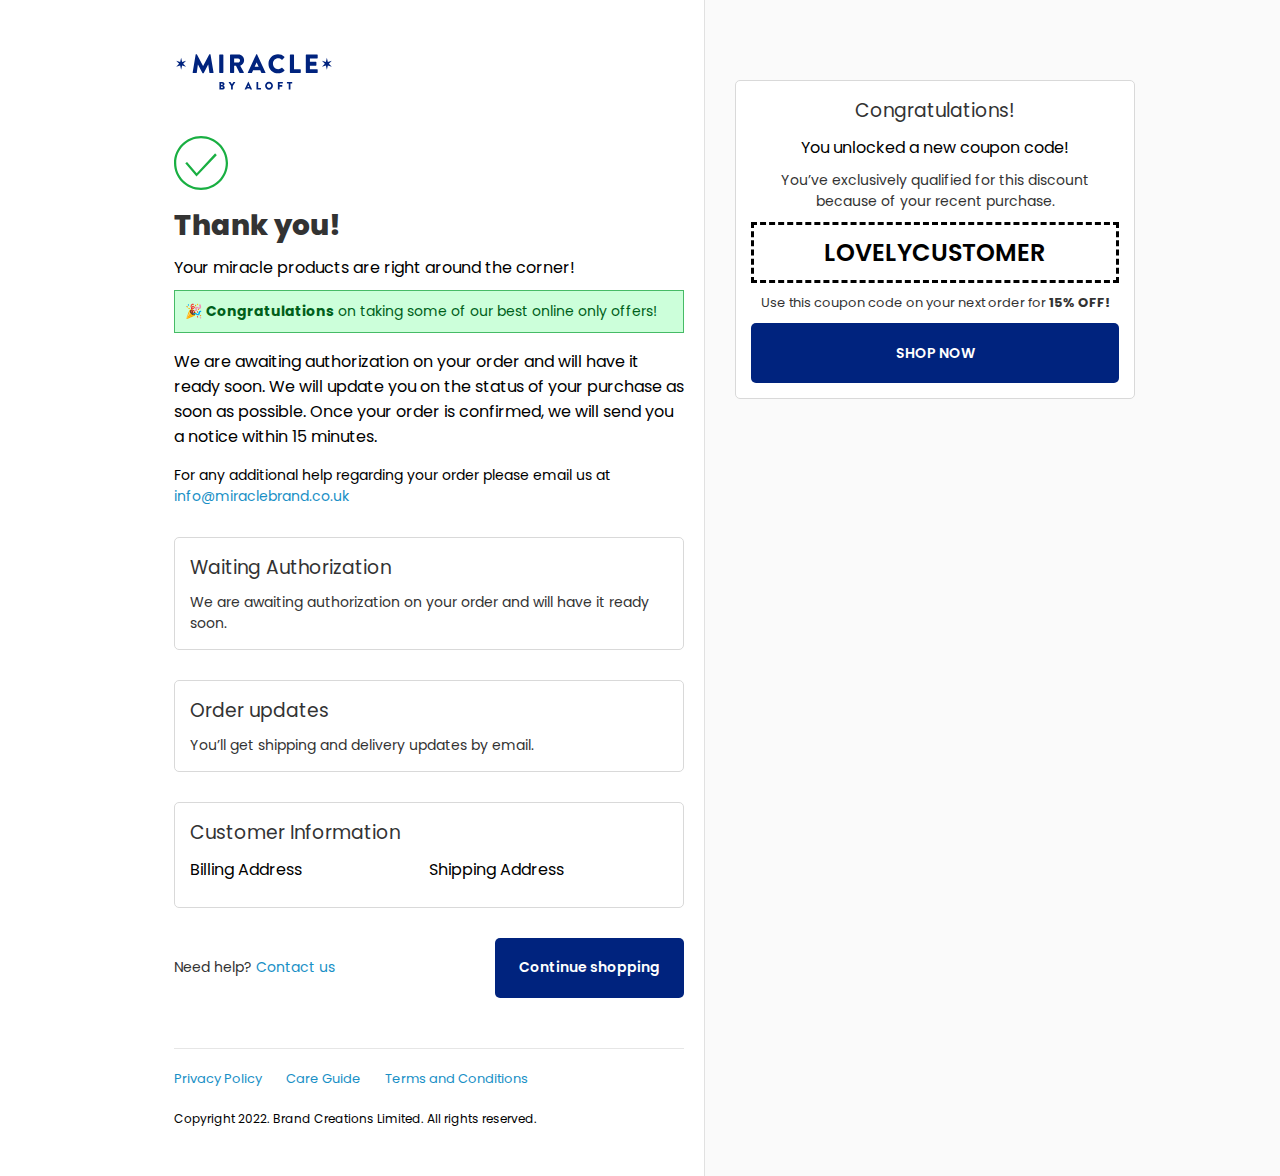
<file: receipt/index.html>
<!DOCTYPE html>
<html>

<head>
	<meta charset="utf-8">
	<title>Thank You | Miracle Brand</title>
	<meta content="Thank You | Miracle Brand" property="og:title">
	<meta content="width=device-width, initial-scale=1" name="viewport">

	<script src="https://cdnjs.cloudflare.com/ajax/libs/jquery/3.0.0/jquery.min.js"></script>

	<script type="text/javascript" src="js/receipt1.js"></script>

	<!-----  START -->

	<script src="https://code.jquery.com/jquery-3.4.1.slim.min.js"
		integrity="sha256-pasqAKBDmFT4eHoN2ndd6lN370kFiGUFyTiUHWhU7k8=" crossorigin="anonymous"></script>

	<!-- SYSTEM CODE -->
	<script type="text/javascript" src="https://cdn.miracleuk.rtccart.io/js/cart_loader.js"></script>
	<meta content="api.miracleuk.rtccart.io" name="checkout-api-endpoint">
	<meta content="width=device-width, initial-scale=1.0" name="viewport">


	<link href="../favicon.png" rel="shortcut icon" type="image/x-icon">
	<link href="../webclip.png" rel="apple-touch-icon">

	<link rel="stylesheet" type="text/css" href="css/receipt1.css">

	<link
		href="https://fonts.googleapis.com/css2?family=Poppins:ital,wght@0,100;0,200;0,300;0,400;0,500;0,600;0,700;0,800;0,900;1,100;1,200;1,300;1,400;1,500;1,600;1,700;1,800;1,900&display=swap"
		rel="stylesheet">



</head>

<body>


	<div class="main">
		<div class="left">
			<div class="wrapper">
				<div class="header">
					<div class="row">
						<div class="column">
							<div class="site-logo"><img src="../logo.svg"></div>
						</div>
						<div class="column">
							<div class="site-usa"></div><!--img src="./assets/made-in-usa.svg"-->
						</div>
					</div>
				</div>

				<div class="mobile-cart-toggle mobile">
					<div class="summry-toggle-mob">
						<div class="container" id="summry-toggle-mob">
							<p class="summry-toggle"><svg width="20" height="19" xmlns="http://www.w3.org/2000/svg"
									class="order-summary-toggle__icon">
									<path
										d="M17.178 13.088H5.453c-.454 0-.91-.364-.91-.818L3.727 1.818H0V0h4.544c.455 0 .91.364.91.818l.09 1.272h13.45c.274 0 .547.09.73.364.18.182.27.454.18.727l-1.817 9.18c-.09.455-.455.728-.91.728zM6.27 11.27h10.09l1.454-7.362H5.634l.637 7.362zm.092 7.715c1.004 0 1.818-.813 1.818-1.817s-.814-1.818-1.818-1.818-1.818.814-1.818 1.818.814 1.817 1.818 1.817zm9.18 0c1.004 0 1.817-.813 1.817-1.817s-.814-1.818-1.818-1.818-1.818.814-1.818 1.818.814 1.817 1.818 1.817z">
									</path>
								</svg>
								<span class="sm-txt"> Review order summary <svg width="11" height="6"
										xmlns="http://www.w3.org/2000/svg" class="order-summary-toggle__dropdown"
										fill="#000">
										<path
											d="M.504 1.813l4.358 3.845.496.438.496-.438 4.642-4.096L9.504.438 4.862 4.534h.992L1.496.69.504 1.812z">
										</path>
									</svg></span>
								<span class="sm-txt" style="display:none"> Hide order summary <svg width="11" height="7"
										xmlns="http://www.w3.org/2000/svg" class="order-summary-toggle__dropdown"
										fill="#000">
										<path
											d="M6.138.876L5.642.438l-.496.438L.504 4.972l.992 1.124L6.138 2l-.496.436 3.862 3.408.992-1.122L6.138.876z">
										</path>
									</svg></span>
							</p>
							<p class="togle-price"><span class="checkout-subtotal-value">0.00</span></p>
						</div>
					</div>
					<div id="toggle-mob-cart" class="closed">
						<div style="width:100%; padding:30px 0;">
							<h4 class="chk-head">Order Summary</h4>
							<div class="checkout-cart-display"></div>
						</div>
					</div>
				</div>

				<div class="content">
					<div class="order-header">
						<img src="assets/receipt-check.svg" class="checkmark">




						<h3 class="order-name">
							Thank you!
						</h3>

						<h4>
							Your miracle products are right around the corner!

						</h4>

						<div class="congratulations">
							🎉 <strong>Congratulations</strong> on taking some of our best online only offers!
						</div>



						<p>
							We are awaiting authorization on your order and will have it ready soon. We will update you
							on the status of your purchase as soon as possible. Once your order is confirmed, we will
							send you a notice within 15 minutes.
						</p>


						<p style="font-size:14px">
							For any additional help regarding your order please email us at <a
								href="mailto:info@miraclebrand.co.uk">info@miraclebrand.co.uk</a>

						</p>

					</div>
					<div class="order-section border">
						<!--
						<div class="order-section_row row-insurance">
							<img src="images/insured_small.png" class="insurance-car">
							<span class="insurance-quantity">1</span>
							<span class="insurance-text">Shipping Insurance</span>
						</div>
						-->
						<div class="order-section_row">
							<h3>Waiting Authorization</h3>
							<p>We are awaiting authorization on your order and will have it ready soon.</p>
						</div>
					</div>
					<div class="order-section border">
						<div class="order-section_row">
							<h3>Order updates</h3>
							<p>You’ll get shipping and delivery updates by email.</p>
						</div>
					</div>
					<div class="order-section border">
						<div class="order-section_row">
							<h3>Customer Information</h3>

							<div class="row">
								<div class="column-address">
									<h4>Billing Address</h5>
										<div class="checkout-billing-address"></div>

								</div>
								<div class="column-address">
									<h4>Shipping Address</h5>
										<div class="checkout-shipping-address"></div>

								</div>
							</div>


						</div>
					</div>
					<div class="order-section order-section-footer_info">
						<p class="order-section_contactus">
							Need help? <a href="mailto:info@miraclebrand.co.uk">Contact us</a>
						</p>
						<p class="order-section_continueshopping">
							<a href="https://miraclebrand.co" class="btn btn-continueshopping">Continue shopping</a>
						</p>
					</div>
				</div>
				<div class="footer">
					<ul class="policy-list">
						<li class="policy-list__item ">
							<a href="https://miraclebrand.co.uk/pages/privacy-policy" target="_blank">Privacy Policy</a>
						</li>
						<li class="policy-list__item ">
							<a href="https://www.miraclebrand.co.uk/pages/care-guide" target="_blank">Care Guide</a>
						</li>
						<li class="policy-list__item ">
							<a href="https://miraclebrand.co.uk/pages/terms-and-conditions" target="_blank">Terms and
								Conditions</a>
						</li>
					</ul>
					<p style="font-size:12px">
						Copyright 2022. Brand Creations Limited. All rights reserved.
					</p>
				</div>
			</div>
		</div>
		<div class="right desktop">
			<div class="wrapper">
				<div class="checkout-cart-display"></div>



				<div class="order-section border center coupon">
					<div class="order-section_row">
						<h3>Congratulations!</h3>
						<h4>You unlocked a new coupon code!</h4>
						<p style="margin:10px 0px">
							You’ve exclusively qualified for this discount because of your recent purchase.
						</p>
						<div class="coupon-field">
							LOVELYCUSTOMER
						</div>
						<p style="margin:10px 0px;font-size:13px">
							Use this coupon code on your next order for <strong>15% OFF!</strong>
						</p>

						<a href="../index.html" class="btn coupon">SHOP NOW</a>


					</div>
				</div>


			</div>
		</div>

	</div>
</body>

</html>
</file>
<file: receipt/css/receipt1.css>
body {
	margin: 0;	
    font-family: -apple-system, BlinkMacSystemFont, "Segoe UI", Roboto, Helvetica, Arial, sans-serif, "Apple Color Emoji", "Segoe UI Emoji", "Segoe UI Symbol", sans-serif;
    font-family: Poppins!important;
}

body * {
	box-sizing: border-box;
}

a {
    text-decoration: none;
    color: #1990c6;
    font-size: 14px;
}


h4 {
    font-weight: 400;
    margin:0px;
}

.btn {
    padding: 1.4em 1.7em;
    text-decoration: none;
    background: #00237e;
    border-radius: 5px;
    color: #FFF;
    font-weight: 600;
    display: inline-block;
}

.main {
    min-height: 100vh;
    display: flex;
}

.main .left {
	width: 55%;
}

.main .left .content {
    padding-bottom: 50px;
}

.main .left .wrapper {
    width: 100%;
    float: right;
    padding: 50px 20px 20px 20px;
    max-width: 550px;
}

.main .left .header .site-logo img {
	width: 160px;
}

.main .left .order-header {
	padding-top: 30px;
}

.main .left .order-header .order-number {
	color: #545454;
	font-size: 14px;
}

.main .left .order-header .order-name {
    color: #333;
    font-size: 28px;
    font-weight: 800;
    margin: 8px 0;
}

.main .left .order-header .checkmark {
	position: relative;
    width: 54px;
    margin-left: 0px;
    margin-top: 5px;
}

.order-section {
	margin-top: 30px;
}

.order-section .order-section_row {
	padding: 15px;
}

.order-section .order-section_row:not(:first-child) {
    border-top: solid 1px #d9d9d9;
}

.order-section .order-section_row h3 {
    color: #333;
    font-weight: 400;
    margin: 0;
    margin-bottom: 10px;
}

.order-section p {
    margin: 0;
    color: #333;
    font-size: 14px;
}

.order-section .order-section_contactus a {
    text-decoration: none;
    color: #1990c6;
    font-size: 14px;
}

.order-section.order-section-footer_info {
    display: table;
    width: 100%;
}

.order-section.order-section-footer_info .order-section_contactus {
    display: table-cell;
    vertical-align: middle;
    text-align: left;
}

.order-section.order-section-footer_info .order-section_continueshopping {
    display: table-cell;
    text-align: right;
    vertical-align: middle;
}

.row-insurance .insurance-car {
	border: solid 1px #d9d9d9;
    border-radius: 5px;
    width: 40px;
    float: left;
}

.row-insurance .insurance-quantity {
    background: rgba(114,114,114,0.9);
    color: #FFF;
    width: 20px;
    height: 20px;
    position: absolute;
    display: inline-block;
    text-align: center;
    line-height: 20px;
    border-radius: 50%;
    font-size: 13px;
    margin-left: -10px;
    margin-top: -10px;
}

.row-insurance .insurance-text {
    line-height: 40px;
    margin-left: 20px;
    font-size: 14px;
    font-weight: 500;
}

.border {
	border: solid 1px #d9d9d9;
    border-radius: 5px;
}

.main .left .footer {
    padding: 1em 0;
    border-top: 1px solid #e6e6e6;
}

.main .left .footer ul.policy-list {
    padding: 0;
    list-style: none;
    display: flex;
    margin: 0;
}

.main .left .footer ul.policy-list li.policy-list__item {
    margin-right: 1.5em;
    margin-bottom: 0.5em;
}

.main .left .footer ul.policy-list li.policy-list__item a {
    font-size: 13px;
}

.main .right {
	width: 45%;
	background: #fafafa;
	border-left: solid 1px #e1e1e1;
}

.main .right .wrapper {
    padding: 50px 20px 20px 30px;
    max-width: 450px;
    width: 100%;
}

#toggle-mob-cart {
    display: none;
}

.mobile-cart-toggle {
    display: inline-block;
    width: 100%;
    padding: 15px;
    background: #fafafa;
    border: 1px solid #e6e6e6;
    margin-top: 20px;
}

.mobile-cart-toggle .summry-toggle {
    float: left;
    margin: 0;
    width: calc(100% - 70px);
}

.summry-toggle-mob {
    display: inline-block;
    width: 100%;
}

.mobile-cart-toggle .togle-price {
    float: right;
    margin: 0;
    width: 70px;
    text-align: right;
}

.mobile-cart-toggle .togle-price .checkout-subtotal-value:before {
    /*content: "$";*/
}

.mobile-cart-toggle .chk-head {
    margin: 0 0 20px 0;
}

@media screen and (min-width: 993px) {
    .mobile {
        display: none !important
    }
}

@media screen and (max-width: 992px) {
    .desktop {
        display: none !important;
    }

    .main {
        display: block;
    }

    .main .left {
        width: 100%;
    }

    .main .left .wrapper {
        float: none;
        padding: 20px 3vw;
    }

    .main .left .order-header {
        padding-left: 0px;
    }
}

p.covid-notice {
    background-color: #ccffda;
    padding: 10px;
    border: 1px solid #46bb66;
    color: #005f1a;
}


.congratulations {
    background-color: #ccffda;
    padding: 10px;
    border: 1px solid #46bb66;
    color: #005f1a;
    margin-top: 10px;
    font-size: 14px;
}

button.checkout-coupon-button {
    display: none!important;
}

.row {
    display: flex;
  }
  
  .column {
    flex: 50%;
  }

  .column-address {
    flex: 50%;
  }

  .main .left .header .site-usa img {
    width: 80px;
}

.site-usa {
    float: right;
}


@media screen and (max-width: 600px) {

    .column-address {
        width: 100%!important;
      }


    img.checkmark {
        position: relative!important;
        margin: 0px!important;
    }

    .main .left .order-header {
        padding-left:0px;
    }

}

.mobile-cart-toggle {
    cursor: pointer;
}


tr.discount-line {
    text-align: left;
    color: #27925e;
    font-weight: 600;
}


  tr.product-line {
    text-align: left!important;
}

tr.subtotal-line {
    text-align: left;
    border: 0;
}

tr.shipping-line {
    text-align: left;
    border: 0;
}

tr.tax-line {
    text-align: left;
    border: 0;
}


tr.total-line {
    text-align: left;
    font-weight: 600;
}

p.notice-shipping {
    border: 1px solid #9ad1ef;
    border-radius: 3px;
    padding: 15px;
    margin-bottom: 20px;
    display: flex;
    align-items: center;
    width: 100%;
    background: #e4f3fb;
    margin-top: 20px;
    font-size: 13px;
}


.checkout-cart-display {
    font-size: 14px;
}

.checkout-billing-address {
    font-size: 14px;
    margin-top:10px;

}

.checkout-shipping-address {
    font-size: 14px;
    margin-top:10px;
}

.coupon-field {
    padding: 10px 20px;
    font-size: 24px;
    font-weight: 600;
    text-align: center;
    border: 3px dashed #000;
    margin: 10px 0px;
}

a.btn.coupon {
    width: 100%;
    text-align: center;
}

.center {
    text-align: center;
}

.order-section.border.center.coupon {
    background-color: #fff;
}
</file>
